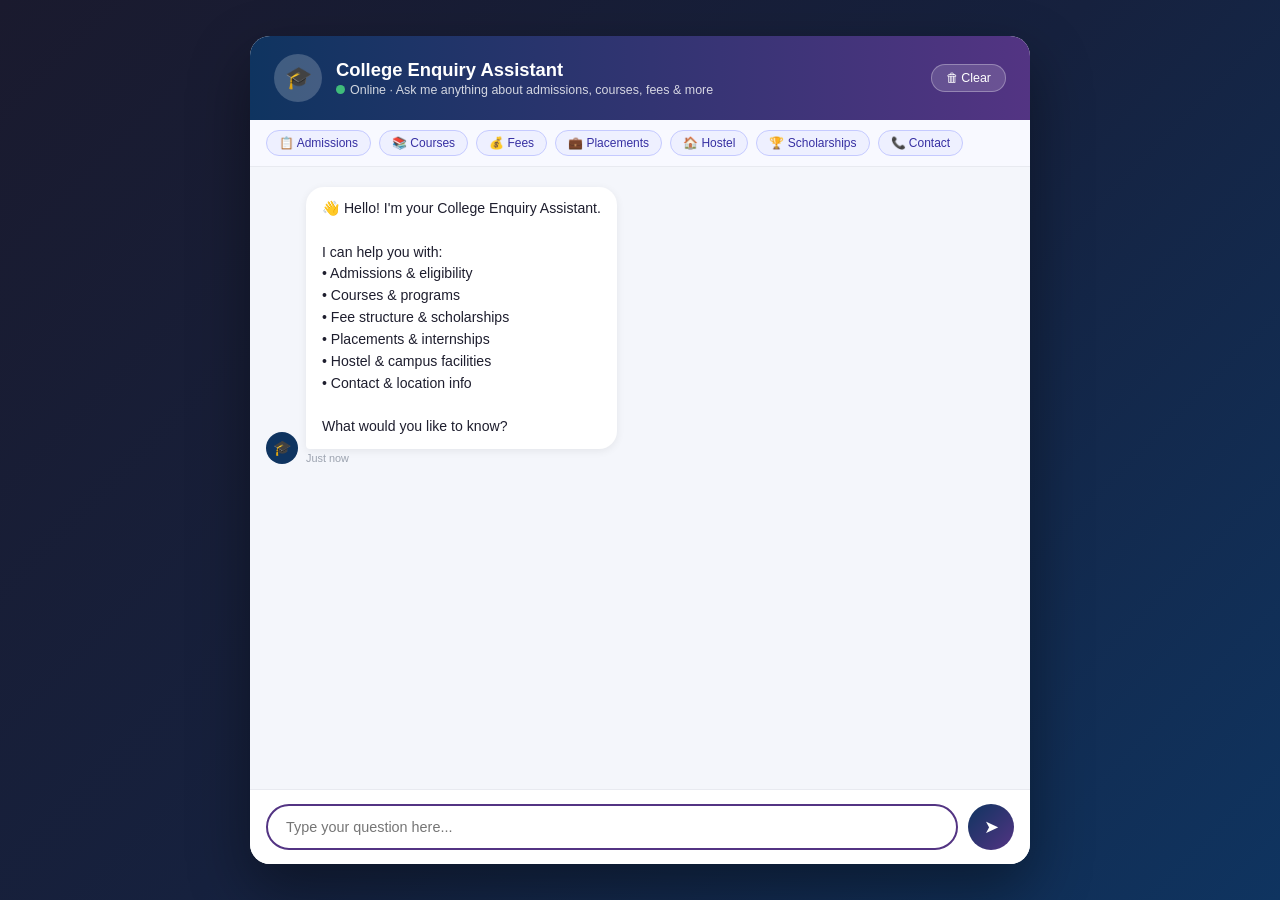
<file: templates/index.html>
<!DOCTYPE html>
<html lang="en">
<head>
  <meta charset="UTF-8" />
  <meta name="viewport" content="width=device-width, initial-scale=1.0" />
  <title>College Enquiry Chatbot</title>
  <style>
    /* ── Reset & Base ── */
    *, *::before, *::after { box-sizing: border-box; margin: 0; padding: 0; }

    body {
      font-family: 'Segoe UI', Tahoma, Geneva, Verdana, sans-serif;
      background: linear-gradient(135deg, #1a1a2e 0%, #16213e 50%, #0f3460 100%);
      min-height: 100vh;
      display: flex;
      align-items: center;
      justify-content: center;
      padding: 16px;
    }

    /* ── Chat Container ── */
    .chat-wrapper {
      width: 100%;
      max-width: 780px;
      display: flex;
      flex-direction: column;
      height: 92vh;
      max-height: 860px;
      background: #ffffff;
      border-radius: 20px;
      overflow: hidden;
      box-shadow: 0 25px 60px rgba(0,0,0,0.4);
    }

    /* ── Header ── */
    .chat-header {
      background: linear-gradient(90deg, #0f3460, #533483);
      color: #fff;
      padding: 18px 24px;
      display: flex;
      align-items: center;
      gap: 14px;
    }

    .avatar {
      width: 48px;
      height: 48px;
      background: rgba(255,255,255,0.2);
      border-radius: 50%;
      display: flex;
      align-items: center;
      justify-content: center;
      font-size: 22px;
      flex-shrink: 0;
    }

    .header-info h1 { font-size: 1.15rem; font-weight: 700; }
    .header-info p  { font-size: 0.78rem; opacity: 0.8; margin-top: 2px; }

    .status-dot {
      width: 9px; height: 9px;
      background: #4ade80;
      border-radius: 50%;
      display: inline-block;
      margin-right: 5px;
      animation: pulse 2s infinite;
    }

    @keyframes pulse {
      0%, 100% { opacity: 1; }
      50%       { opacity: 0.4; }
    }

    .clear-btn {
      margin-left: auto;
      background: rgba(255,255,255,0.15);
      border: 1px solid rgba(255,255,255,0.3);
      color: #fff;
      padding: 6px 14px;
      border-radius: 20px;
      cursor: pointer;
      font-size: 0.78rem;
      transition: background 0.2s;
    }
    .clear-btn:hover { background: rgba(255,255,255,0.28); }

    /* ── Quick Suggestions ── */
    .suggestions {
      padding: 10px 16px;
      display: flex;
      gap: 8px;
      flex-wrap: wrap;
      background: #f8f9ff;
      border-bottom: 1px solid #e8eaf0;
    }

    .suggestion-chip {
      background: #eef0ff;
      border: 1px solid #c5caff;
      color: #3730a3;
      padding: 5px 12px;
      border-radius: 20px;
      font-size: 0.75rem;
      cursor: pointer;
      transition: all 0.2s;
      white-space: nowrap;
    }
    .suggestion-chip:hover {
      background: #3730a3;
      color: #fff;
      border-color: #3730a3;
    }

    /* ── Messages Area ── */
    .chat-messages {
      flex: 1;
      overflow-y: auto;
      padding: 20px 16px;
      display: flex;
      flex-direction: column;
      gap: 14px;
      background: #f4f6fb;
    }

    .chat-messages::-webkit-scrollbar { width: 5px; }
    .chat-messages::-webkit-scrollbar-track { background: transparent; }
    .chat-messages::-webkit-scrollbar-thumb { background: #c5caff; border-radius: 10px; }

    /* ── Message Bubbles ── */
    .message {
      display: flex;
      align-items: flex-end;
      gap: 8px;
      max-width: 82%;
      animation: fadeUp 0.25s ease;
    }

    @keyframes fadeUp {
      from { opacity: 0; transform: translateY(10px); }
      to   { opacity: 1; transform: translateY(0); }
    }

    .message.user  { align-self: flex-end; flex-direction: row-reverse; }
    .message.bot   { align-self: flex-start; }

    .msg-avatar {
      width: 32px; height: 32px;
      border-radius: 50%;
      display: flex; align-items: center; justify-content: center;
      font-size: 15px;
      flex-shrink: 0;
    }
    .message.bot  .msg-avatar { background: #0f3460; color: #fff; }
    .message.user .msg-avatar { background: #533483; color: #fff; }

    .bubble {
      padding: 11px 16px;
      border-radius: 18px;
      font-size: 0.88rem;
      line-height: 1.55;
      white-space: pre-wrap;
      word-break: break-word;
    }

    .message.bot  .bubble {
      background: #ffffff;
      color: #1e1e2e;
      border-bottom-left-radius: 4px;
      box-shadow: 0 2px 8px rgba(0,0,0,0.07);
    }

    .message.user .bubble {
      background: linear-gradient(135deg, #0f3460, #533483);
      color: #ffffff;
      border-bottom-right-radius: 4px;
    }

    .timestamp {
      font-size: 0.68rem;
      color: #9ca3af;
      margin-top: 3px;
      text-align: right;
    }
    .message.bot .timestamp { text-align: left; }

    /* ── Typing Indicator ── */
    .typing-indicator {
      display: none;
      align-self: flex-start;
      align-items: flex-end;
      gap: 8px;
    }
    .typing-indicator.visible { display: flex; }

    .typing-bubble {
      background: #fff;
      border-radius: 18px;
      border-bottom-left-radius: 4px;
      padding: 12px 16px;
      box-shadow: 0 2px 8px rgba(0,0,0,0.07);
      display: flex;
      gap: 5px;
      align-items: center;
    }

    .dot {
      width: 7px; height: 7px;
      background: #9ca3af;
      border-radius: 50%;
      animation: bounce 1.2s infinite;
    }
    .dot:nth-child(2) { animation-delay: 0.2s; }
    .dot:nth-child(3) { animation-delay: 0.4s; }

    @keyframes bounce {
      0%, 80%, 100% { transform: translateY(0); }
      40%           { transform: translateY(-6px); }
    }

    /* ── Input Area ── */
    .chat-input-area {
      padding: 14px 16px;
      background: #fff;
      border-top: 1px solid #e8eaf0;
      display: flex;
      gap: 10px;
      align-items: flex-end;
    }

    #userInput {
      flex: 1;
      border: 2px solid #e0e3f0;
      border-radius: 24px;
      padding: 11px 18px;
      font-size: 0.9rem;
      outline: none;
      resize: none;
      max-height: 120px;
      line-height: 1.4;
      font-family: inherit;
      transition: border-color 0.2s;
    }
    #userInput:focus { border-color: #533483; }

    #sendBtn {
      width: 46px; height: 46px;
      background: linear-gradient(135deg, #0f3460, #533483);
      border: none;
      border-radius: 50%;
      color: #fff;
      font-size: 18px;
      cursor: pointer;
      display: flex;
      align-items: center;
      justify-content: center;
      flex-shrink: 0;
      transition: transform 0.15s, opacity 0.15s;
    }
    #sendBtn:hover  { transform: scale(1.08); }
    #sendBtn:active { transform: scale(0.95); }
    #sendBtn:disabled { opacity: 0.5; cursor: not-allowed; }
  </style>
</head>
<body>

<div class="chat-wrapper">

  <!-- Header -->
  <div class="chat-header">
    <div class="avatar">🎓</div>
    <div class="header-info">
      <h1>College Enquiry Assistant</h1>
      <p><span class="status-dot"></span>Online · Ask me anything about admissions, courses, fees &amp; more</p>
    </div>
    <button class="clear-btn" onclick="clearChat()">🗑 Clear</button>
  </div>

  <!-- Quick Suggestion Chips -->
  <div class="suggestions">
    <span class="suggestion-chip" onclick="sendSuggestion('Admission process')">📋 Admissions</span>
    <span class="suggestion-chip" onclick="sendSuggestion('Courses offered')">📚 Courses</span>
    <span class="suggestion-chip" onclick="sendSuggestion('Fee structure')">💰 Fees</span>
    <span class="suggestion-chip" onclick="sendSuggestion('Placement record')">💼 Placements</span>
    <span class="suggestion-chip" onclick="sendSuggestion('Hostel facility')">🏠 Hostel</span>
    <span class="suggestion-chip" onclick="sendSuggestion('Scholarship details')">🏆 Scholarships</span>
    <span class="suggestion-chip" onclick="sendSuggestion('Contact details')">📞 Contact</span>
  </div>

  <!-- Messages -->
  <div class="chat-messages" id="chatMessages">
    <!-- Welcome message -->
    <div class="message bot">
      <div class="msg-avatar">🎓</div>
      <div>
        <div class="bubble">👋 Hello! I'm your College Enquiry Assistant.

I can help you with:
• Admissions &amp; eligibility
• Courses &amp; programs
• Fee structure &amp; scholarships
• Placements &amp; internships
• Hostel &amp; campus facilities
• Contact &amp; location info

What would you like to know?</div>
        <div class="timestamp">Just now</div>
      </div>
    </div>

    <!-- Typing indicator -->
    <div class="typing-indicator" id="typingIndicator">
      <div class="msg-avatar" style="background:#0f3460;color:#fff;width:32px;height:32px;border-radius:50%;display:flex;align-items:center;justify-content:center;font-size:15px;">🎓</div>
      <div class="typing-bubble">
        <div class="dot"></div>
        <div class="dot"></div>
        <div class="dot"></div>
      </div>
    </div>
  </div>

  <!-- Input -->
  <div class="chat-input-area">
    <textarea
      id="userInput"
      placeholder="Type your question here..."
      rows="1"
      onkeydown="handleKey(event)"
      oninput="autoResize(this)"
    ></textarea>
    <button id="sendBtn" onclick="sendMessage()" title="Send">➤</button>
  </div>

</div>

<script>
  const messagesEl   = document.getElementById('chatMessages');
  const inputEl      = document.getElementById('userInput');
  const sendBtn      = document.getElementById('sendBtn');
  const typingEl     = document.getElementById('typingIndicator');

  function getTime() {
    return new Date().toLocaleTimeString([], { hour: '2-digit', minute: '2-digit' });
  }

  function appendMessage(text, role) {
    const wrapper = document.createElement('div');
    wrapper.className = `message ${role}`;

    const avatarEl = document.createElement('div');
    avatarEl.className = 'msg-avatar';
    avatarEl.textContent = role === 'bot' ? '🎓' : '👤';

    const inner = document.createElement('div');

    const bubble = document.createElement('div');
    bubble.className = 'bubble';
    bubble.textContent = text;

    const ts = document.createElement('div');
    ts.className = 'timestamp';
    ts.textContent = getTime();

    inner.appendChild(bubble);
    inner.appendChild(ts);

    wrapper.appendChild(avatarEl);
    wrapper.appendChild(inner);

    // Insert before typing indicator
    messagesEl.insertBefore(wrapper, typingEl);
    scrollToBottom();
  }

  function scrollToBottom() {
    messagesEl.scrollTop = messagesEl.scrollHeight;
  }

  function showTyping()  { typingEl.classList.add('visible');    scrollToBottom(); }
  function hideTyping()  { typingEl.classList.remove('visible'); }

  async function sendMessage() {
    const text = inputEl.value.trim();
    if (!text) return;

    appendMessage(text, 'user');
    inputEl.value = '';
    autoResize(inputEl);
    sendBtn.disabled = true;
    showTyping();

    try {
      const res  = await fetch('/api/chat', {
        method: 'POST',
        headers: { 'Content-Type': 'application/json' },
        body: JSON.stringify({ message: text })
      });
      const data = await res.json();
      hideTyping();
      appendMessage(data.response || 'Sorry, something went wrong.', 'bot');
    } catch (err) {
      hideTyping();
      appendMessage('⚠️ Connection error. Please try again.', 'bot');
    } finally {
      sendBtn.disabled = false;
      inputEl.focus();
    }
  }

  function sendSuggestion(text) {
    inputEl.value = text;
    sendMessage();
  }

  function handleKey(e) {
    if (e.key === 'Enter' && !e.shiftKey) {
      e.preventDefault();
      sendMessage();
    }
  }

  function autoResize(el) {
    el.style.height = 'auto';
    el.style.height = Math.min(el.scrollHeight, 120) + 'px';
  }

  async function clearChat() {
    await fetch('/clear', { method: 'POST' });
    // Remove all messages except welcome + typing indicator
    const msgs = messagesEl.querySelectorAll('.message:not(#typingIndicator)');
    msgs.forEach(m => m.remove());
    // Re-add welcome
    appendMessage('Chat cleared! How can I help you?', 'bot');
  }

  // Focus input on load
  inputEl.focus();
</script>

</body>
</html>
</file>
